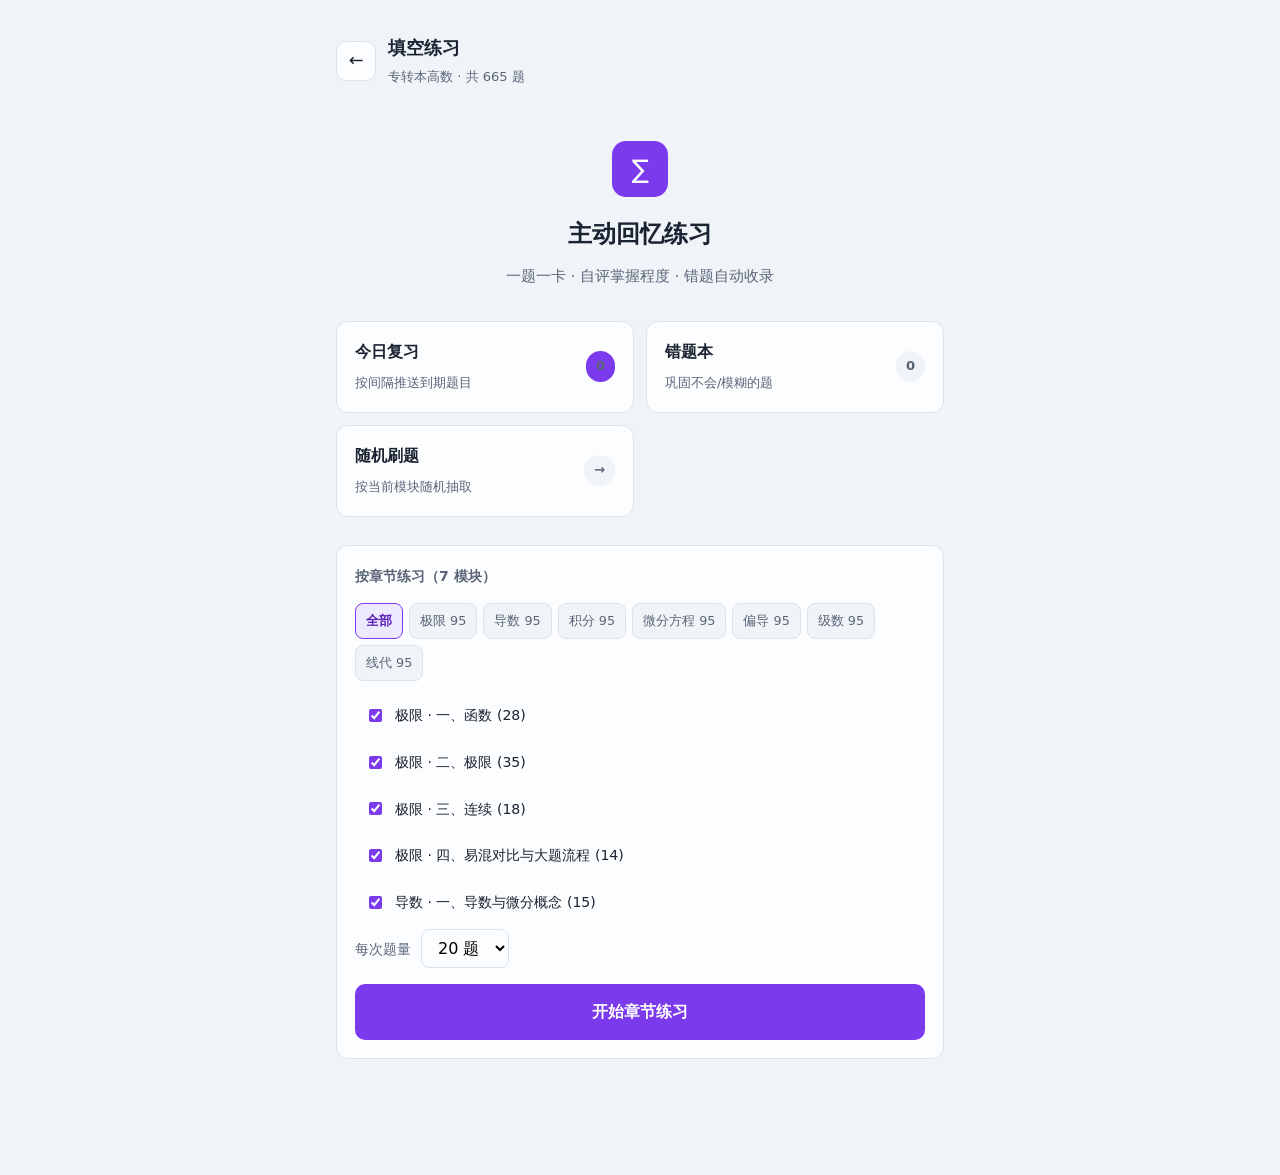
<file: quiz.html>
<!doctype html>
<html lang="zh-CN">
<head>
  <meta charset="UTF-8">
  <meta name="viewport" content="width=device-width, initial-scale=1.0, viewport-fit=cover">
  <meta name="description" content="专转本高数 · 填空练习 · 主动回忆">
  <title>练习 · 高数速览</title>
  <link rel="stylesheet" href="quiz.css">
</head>
<body>
  <div class="quiz-app">

    <div id="screenHome">
      <div class="quiz-topbar">
        <a class="back" href="index.html" title="返回速记">←</a>
        <div>
          <h1>填空练习</h1>
          <p>专转本高数 · 共 <span id="totalCards">—</span> 题</p>
        </div>
      </div>

      <div class="quiz-hero">
        <div class="icon">∑</div>
        <h2>主动回忆练习</h2>
        <p class="sub">一题一卡 · 自评掌握程度 · 错题自动收录</p>
      </div>

      <div class="mode-grid">
        <button type="button" class="mode-btn primary" id="modeReview">
          <div>
            <strong>今日复习</strong>
            <span>按间隔推送到期题目</span>
          </div>
          <span class="mode-badge" id="badgeReview">0</span>
        </button>
        <button type="button" class="mode-btn" id="modeWrong">
          <div>
            <strong>错题本</strong>
            <span>巩固不会/模糊的题</span>
          </div>
          <span class="mode-badge muted" id="badgeWrong">0</span>
        </button>
        <button type="button" class="mode-btn" id="modeRandom">
          <div>
            <strong>随机刷题</strong>
            <span>按当前模块随机抽取</span>
          </div>
          <span class="mode-badge muted">→</span>
        </button>
      </div>

      <div class="panel">
        <h3>按章节练习（7 模块）</h3>
        <div class="subject-tabs" id="subjectTabs"></div>
        <div class="chapter-list" id="chapterList"></div>
        <div class="count-row">
          <label for="countSelect">每次题量</label>
          <select id="countSelect">
            <option value="10">10 题</option>
            <option value="20" selected>20 题</option>
            <option value="30">30 题</option>
            <option value="0">全部</option>
          </select>
        </div>
        <button type="button" class="btn-start" id="btnStartChapter">开始章节练习</button>
      </div>
    </div>

    <div id="screenPractice" class="hidden">
      <div class="quiz-topbar">
        <a class="back" href="#" id="btnBackHome" title="返回">←</a>
        <div>
          <h1>练习中</h1>
          <p id="progressChapter">—</p>
        </div>
      </div>

      <div class="quiz-progress">
        <div class="progress-meta">
          <span class="chapter-label">进度</span>
          <span class="count-label" id="progressCount">1 / 20</span>
        </div>
        <div class="progress-bar">
          <div class="progress-fill" id="progressFill" style="width:0%"></div>
        </div>
      </div>

      <div class="question-card" id="questionCard">
        <span class="q-badge" id="qBadge">#1</span>
        <p class="q-prompt" id="qPrompt"></p>
        <p class="q-hint">先在心中作答，再点「显示答案」</p>
      </div>

      <div class="answer-panel" id="answerPanel">
        <h4>参考答案</h4>
        <p class="answer-text" id="answerText"></p>
        <a class="answer-link" id="readLink" href="index.html">📖 跳转背诵速记</a>
      </div>

      <button type="button" class="btn-reveal" id="btnReveal">显示答案</button>

      <div class="rate-bar" id="rateBar">
        <button type="button" class="rate-btn bad" id="rateBad">不会</button>
        <button type="button" class="rate-btn mid" id="rateMid">模糊</button>
        <button type="button" class="rate-btn good" id="rateGood">会</button>
      </div>

      <div class="nav-row">
        <button type="button" id="btnPrev">← 上一题</button>
      </div>
    </div>

    <div id="screenSummary" class="hidden">
      <div class="quiz-topbar">
        <a class="back" href="#" id="btnBackHome2" title="返回">←</a>
        <div>
          <h1>练习完成</h1>
          <p>用时约 <span id="sumTime">—</span> 分钟</p>
        </div>
      </div>

      <div class="summary-card">
        <div class="emoji">✓</div>
        <h2>本次 <span id="sumTotal">0</span> 题</h2>
        <div class="summary-stats">
          <div class="stat-box good">
            <span class="num" id="sumGood">0</span>
            <span class="label">会</span>
          </div>
          <div class="stat-box mid">
            <span class="num" id="sumMid">0</span>
            <span class="label">模糊</span>
          </div>
          <div class="stat-box bad">
            <span class="num" id="sumBad">0</span>
            <span class="label">不会</span>
          </div>
        </div>
      </div>

      <div class="panel" id="wrongSection">
        <h3>建议复习</h3>
        <ul class="wrong-list" id="wrongList"></ul>
      </div>

      <div class="summary-actions">
        <button type="button" class="btn-start" id="btnRetryWrong">再练错题</button>
        <a class="btn-secondary" href="index.html">返回速记</a>
        <a class="btn-secondary" href="quiz.html">继续练习</a>
      </div>

      <p style="text-align:center;color:var(--muted);font-size:0.85rem;margin-top:20px">
        明日待复习：<strong id="sumDue">0</strong> 题
      </p>
    </div>

  </div>
  <script src="quiz.js"></script>
</body>
</html>
</file>
<file: quiz.css>
:root {
  --bg: #f0f4f8;
  --paper: #fcfdfe;
  --ink: #1a2332;
  --muted: #5a6578;
  --line: #dce3ed;
  --must-bg: #fff8eb;
  --must-border: #e8a317;
  --def-bg: #edf7ff;
  --def-border: #3b9edd;
  --tip-bg: #eefbf3;
  --tip-border: #3dba7a;
  --bad-bg: #fef2f2;
  --bad-border: #f87171;
  --radius: 12px;
  --quiz-max: 640px;
  --accent: #7c3aed;
  --accent-light: #ede9fe;
}

*, *::before, *::after { box-sizing: border-box; }

html { scroll-behavior: smooth; }

body {
  margin: 0;
  color: var(--ink);
  background: var(--bg);
  font-family: "PingFang SC", "Microsoft YaHei UI", "Noto Sans SC", system-ui, sans-serif;
  font-size: 16px;
  line-height: 1.75;
  min-height: 100vh;
}

a { color: var(--accent); text-decoration: none; }
a:hover { text-decoration: underline; }

.quiz-app {
  max-width: var(--quiz-max);
  margin: 0 auto;
  padding: 20px 16px 100px;
  min-height: 100vh;
}

.quiz-topbar {
  display: flex;
  align-items: center;
  gap: 12px;
  margin-bottom: 24px;
}

.quiz-topbar .back {
  display: inline-flex;
  align-items: center;
  justify-content: center;
  width: 40px;
  height: 40px;
  border: 1px solid var(--line);
  border-radius: 10px;
  background: var(--paper);
  color: var(--ink);
  text-decoration: none;
  font-size: 1.1rem;
}

.quiz-topbar .back:hover { background: var(--bg); text-decoration: none; }

.quiz-topbar h1 { margin: 0; font-size: 1.15rem; font-weight: 700; }
.quiz-topbar p { margin: 2px 0 0; font-size: 0.82rem; color: var(--muted); }

.quiz-hero { text-align: center; padding: 28px 0 32px; }

.quiz-hero .icon {
  display: inline-grid;
  place-items: center;
  width: 56px;
  height: 56px;
  border-radius: 14px;
  background: var(--accent);
  color: #fff;
  font-size: 1.6rem;
  margin-bottom: 16px;
}

.quiz-hero h2 { margin: 0 0 8px; font-size: 1.5rem; }
.quiz-hero .sub { color: var(--muted); font-size: 0.92rem; margin: 0; }

.mode-grid { display: grid; gap: 12px; margin-bottom: 28px; }

.mode-btn {
  display: flex;
  align-items: center;
  justify-content: space-between;
  width: 100%;
  padding: 16px 18px;
  border: 1px solid var(--line);
  border-radius: var(--radius);
  background: var(--paper);
  cursor: pointer;
  text-align: left;
  font: inherit;
  color: var(--ink);
  transition: border-color 0.15s, box-shadow 0.15s;
}

.mode-btn:hover {
  border-color: #c4b5fd;
  box-shadow: 0 2px 8px rgba(124, 58, 237, 0.08);
}

.mode-btn.primary {
  border-color: var(--accent);
  background: linear-gradient(135deg, var(--accent-light) 0%, var(--paper) 100%);
}

.mode-btn strong { display: block; font-size: 1rem; margin-bottom: 2px; }
.mode-btn span { font-size: 0.82rem; color: var(--muted); }

.mode-badge {
  flex-shrink: 0;
  padding: 4px 10px;
  border-radius: 20px;
  background: var(--accent);
  color: #fff;
  font-size: 0.78rem;
  font-weight: 600;
}

.mode-badge.muted { background: var(--bg); color: var(--muted); }

.panel {
  padding: 18px;
  border: 1px solid var(--line);
  border-radius: var(--radius);
  background: var(--paper);
  margin-bottom: 16px;
}

.panel h3 {
  margin: 0 0 14px;
  font-size: 0.88rem;
  color: var(--muted);
  font-weight: 600;
}

.subject-tabs {
  display: flex;
  flex-wrap: wrap;
  gap: 6px;
  margin-bottom: 14px;
}

.subject-tab {
  padding: 6px 10px;
  border: 1px solid var(--line);
  border-radius: 8px;
  background: var(--bg);
  cursor: pointer;
  font: inherit;
  font-size: 0.8rem;
  color: var(--muted);
}

.subject-tab.active {
  border-color: var(--accent);
  background: var(--accent-light);
  color: #5b21b6;
  font-weight: 600;
}

.chapter-list {
  display: flex;
  flex-direction: column;
  gap: 6px;
  max-height: 220px;
  overflow-y: auto;
}

.chapter-item {
  display: flex;
  align-items: center;
  gap: 10px;
  padding: 8px 10px;
  border-radius: 8px;
  cursor: pointer;
  font-size: 0.88rem;
}

.chapter-item:hover { background: var(--bg); }
.chapter-item input { accent-color: var(--accent); }

.count-row {
  display: flex;
  align-items: center;
  gap: 10px;
  margin-top: 14px;
  flex-wrap: wrap;
}

.count-row label { font-size: 0.88rem; color: var(--muted); }

.count-row select {
  padding: 8px 12px;
  border: 1px solid var(--line);
  border-radius: 8px;
  font: inherit;
  background: var(--paper);
}

.btn-start {
  display: block;
  width: 100%;
  margin-top: 16px;
  padding: 14px;
  border: none;
  border-radius: 10px;
  background: var(--accent);
  color: #fff;
  font: inherit;
  font-size: 1rem;
  font-weight: 600;
  cursor: pointer;
}

.btn-start:hover { background: #6d28d9; }

.quiz-progress { margin-bottom: 20px; }

.progress-meta {
  display: flex;
  justify-content: space-between;
  align-items: baseline;
  margin-bottom: 8px;
  font-size: 0.85rem;
}

.progress-meta .chapter-label { color: var(--muted); }
.progress-meta .count-label { font-weight: 600; }

.progress-bar {
  height: 6px;
  border-radius: 3px;
  background: var(--line);
  overflow: hidden;
}

.progress-fill {
  height: 100%;
  background: var(--accent);
  border-radius: 3px;
  transition: width 0.25s ease;
}

.question-card {
  padding: 24px 20px;
  border: 1px solid var(--line);
  border-radius: var(--radius);
  background: var(--paper);
  margin-bottom: 16px;
  min-height: 160px;
}

.question-card.must {
  border-color: var(--must-border);
  background: var(--must-bg);
}

.q-badge {
  display: inline-block;
  margin-bottom: 12px;
  padding: 3px 10px;
  border-radius: 6px;
  font-size: 0.75rem;
  font-weight: 600;
  background: var(--must-border);
  color: #fff;
}

.q-badge.normal { background: var(--bg); color: var(--muted); }

.q-prompt {
  font-size: 1.12rem;
  line-height: 1.85;
  margin: 0;
}

.q-prompt .blank {
  display: inline-block;
  min-width: 4em;
  border-bottom: 2px solid var(--accent);
  color: transparent;
  user-select: none;
}

.q-hint {
  margin: 16px 0 0;
  padding: 12px 14px;
  border-radius: 8px;
  background: var(--bg);
  color: var(--muted);
  font-size: 0.88rem;
  text-align: center;
}

.answer-panel {
  display: none;
  margin-bottom: 16px;
  padding: 18px;
  border: 1px solid var(--def-border);
  border-radius: var(--radius);
  background: var(--def-bg);
}

.answer-panel.visible { display: block; }

.answer-panel h4 {
  margin: 0 0 8px;
  font-size: 0.82rem;
  color: var(--muted);
  font-weight: 600;
}

.answer-text {
  margin: 0 0 12px;
  font-size: 1.05rem;
  font-weight: 600;
  color: #5b21b6;
}

.btn-reveal {
  display: block;
  width: 100%;
  padding: 14px;
  border: 1px solid var(--line);
  border-radius: 10px;
  background: var(--paper);
  font: inherit;
  font-size: 1rem;
  font-weight: 600;
  cursor: pointer;
  margin-bottom: 12px;
}

.btn-reveal:hover { background: var(--bg); }
.btn-reveal.hidden { display: none; }

.rate-bar {
  display: none;
  grid-template-columns: 1fr 1fr 1fr;
  gap: 8px;
  margin-bottom: 12px;
}

.rate-bar.visible { display: grid; }

.rate-btn {
  padding: 12px 8px;
  border: 1px solid var(--line);
  border-radius: 10px;
  background: var(--paper);
  font: inherit;
  font-size: 0.88rem;
  font-weight: 600;
  cursor: pointer;
}

.rate-btn.bad { border-color: #fecaca; color: #b91c1c; }
.rate-btn.bad:hover { background: var(--bad-bg); }
.rate-btn.mid { border-color: #fde68a; color: #b45309; }
.rate-btn.mid:hover { background: #fffbeb; }
.rate-btn.good { border-color: #bbf7d0; color: #15803d; }
.rate-btn.good:hover { background: var(--tip-bg); }

.nav-row { display: flex; gap: 10px; }

.nav-row button {
  flex: 1;
  padding: 12px;
  border: 1px solid var(--line);
  border-radius: 10px;
  background: var(--paper);
  font: inherit;
  cursor: pointer;
}

.nav-row button:disabled { opacity: 0.4; cursor: not-allowed; }

.summary-card {
  text-align: center;
  padding: 32px 20px;
  border: 1px solid var(--line);
  border-radius: var(--radius);
  background: var(--paper);
  margin-bottom: 20px;
}

.summary-card .emoji { font-size: 2.5rem; margin-bottom: 12px; }
.summary-card h2 { margin: 0 0 8px; font-size: 1.35rem; }

.summary-stats {
  display: grid;
  grid-template-columns: repeat(3, 1fr);
  gap: 10px;
  margin: 24px 0;
}

.stat-box { padding: 14px 8px; border-radius: 10px; background: var(--bg); }
.stat-box .num { display: block; font-size: 1.5rem; font-weight: 700; }
.stat-box .label { font-size: 0.78rem; color: var(--muted); }
.stat-box.good .num { color: #15803d; }
.stat-box.mid .num { color: #b45309; }
.stat-box.bad .num { color: #b91c1c; }

.wrong-list {
  text-align: left;
  margin: 20px 0;
  padding: 0;
  list-style: none;
}

.wrong-list li {
  padding: 10px 0;
  border-bottom: 1px solid var(--line);
  font-size: 0.88rem;
  color: var(--muted);
}

.summary-actions {
  display: flex;
  flex-direction: column;
  gap: 10px;
}

.summary-actions a,
.summary-actions button {
  display: block;
  padding: 14px;
  border-radius: 10px;
  font: inherit;
  font-size: 0.95rem;
  font-weight: 600;
  text-align: center;
  cursor: pointer;
  text-decoration: none;
}

.btn-secondary {
  border: 1px solid var(--line);
  background: var(--paper);
  color: var(--ink);
}

.hidden { display: none !important; }

.loading {
  text-align: center;
  padding: 60px 20px;
  color: var(--muted);
}

@media (max-width: 480px) {
  .quiz-app { padding: 12px 12px 88px; }
  .question-card { padding: 20px 16px; }
  .q-prompt { font-size: 1.05rem; }
}

@media (min-width: 720px) {
  .quiz-app { padding-top: 32px; }
  .mode-grid { grid-template-columns: 1fr 1fr; }
  .mode-btn.primary { grid-column: 1 / -1; }
}
</file>
